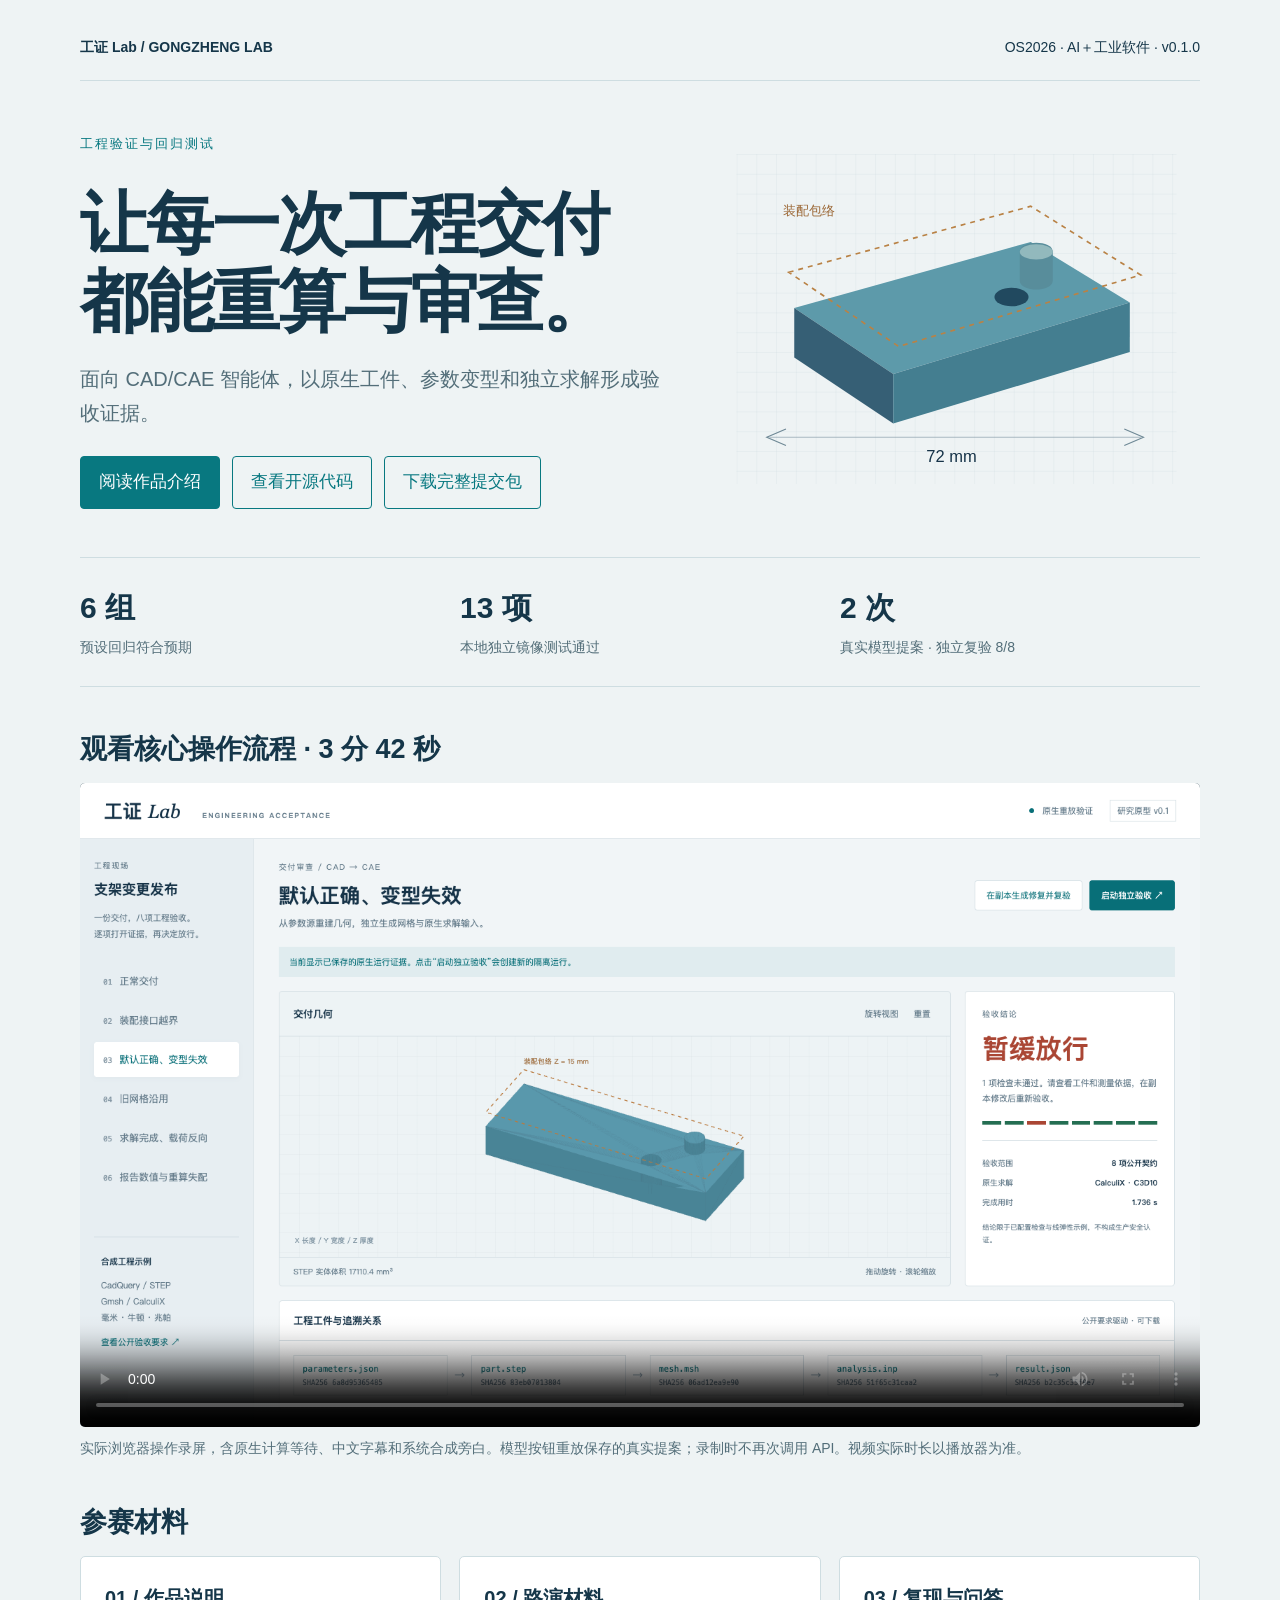
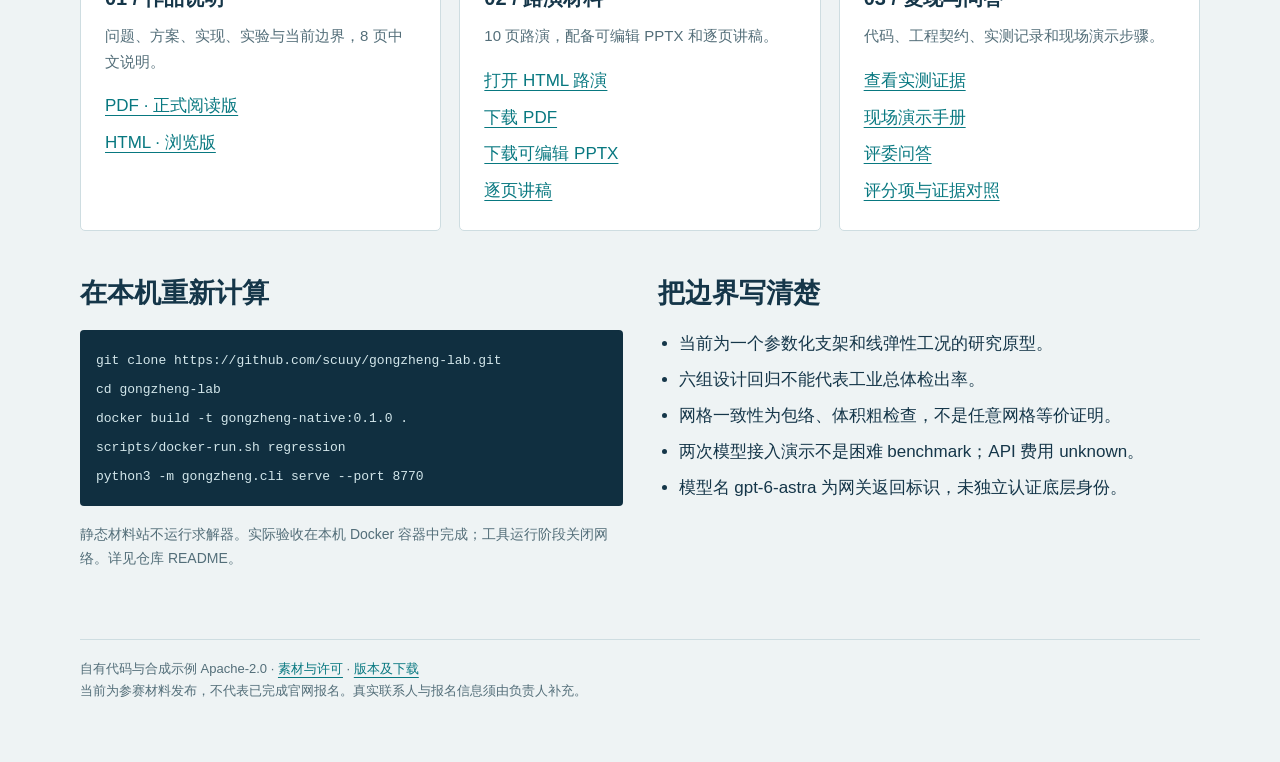
<file: docs/site/index.html>
<!doctype html><html lang="zh-CN"><meta charset="utf-8"><meta name="viewport" content="width=device-width,initial-scale=1"><title>工证 Lab · 参赛材料</title><style>
:root{color-scheme:light;--ink:#153649;--muted:#536e79;--line:#cedde1;--teal:#087880}*{box-sizing:border-box}body{margin:0;color:var(--ink);background:#eef3f4;font:17px/1.7 -apple-system,BlinkMacSystemFont,"PingFang SC","Microsoft Yahei",sans-serif}main{max-width:1180px;margin:auto;padding:36px 30px 60px}header{display:flex;justify-content:space-between;border-bottom:1px solid var(--line);padding-bottom:20px;font-size:14px}a{color:var(--teal);text-decoration-thickness:1px;text-underline-offset:4px}h1{font-size:clamp(40px,6vw,68px);line-height:1.15;letter-spacing:-2px;margin:26px 0 22px}h2{font-size:27px;line-height:1.4;margin:0 0 14px}h3{font-size:20px;margin:0 0 8px}p{margin:0 0 18px}.hero{display:grid;grid-template-columns:1.1fr .9fr;gap:38px;align-items:center;padding:48px 0}.hero img{width:100%;max-height:330px}.eyebrow{font-size:13px;letter-spacing:2px;color:var(--teal)}.intro{color:var(--muted);font-size:20px;max-width:640px}.actions{display:flex;flex-wrap:wrap;gap:12px;margin-top:26px}.button{display:inline-block;padding:11px 18px;background:var(--teal);color:white;text-decoration:none;border:1px solid var(--teal);border-radius:4px}.button.secondary{background:transparent;color:var(--teal)}.metrics{display:grid;grid-template-columns:repeat(3,1fr);border-block:1px solid var(--line);padding:24px 0;gap:20px}.metric strong{font-size:30px;display:block}.metric span{color:var(--muted);font-size:14px}section{margin-top:44px}.cards{display:grid;grid-template-columns:repeat(3,1fr);gap:18px}.card{padding:24px;background:#fff;border:1px solid var(--line);border-radius:5px}.card p{font-size:15px;color:var(--muted)}.card a{display:block;margin-top:8px}video{width:100%;max-height:660px;background:#112d3d;border-radius:5px}.note{font-size:14px;color:var(--muted)}.two>*{min-width:0}.two{display:grid;grid-template-columns:1fr 1fr;gap:35px}ul{padding-left:21px}li{margin:7px 0}footer{border-top:1px solid var(--line);margin-top:50px;padding-top:18px;font-size:13px;color:var(--muted)}code{font-size:13px}pre{padding:16px;background:#102f40;color:#d3e7eb;overflow:auto;border-radius:4px}@media(max-width:720px){main{padding:22px 18px}.hero,.cards,.two{grid-template-columns:1fr}.hero{padding:30px 0}.hero img{max-height:220px}.metrics{gap:8px}.metric strong{font-size:24px}header{font-size:12px}.intro{font-size:18px}}
</style><main><header><b>工证 Lab / GONGZHENG LAB</b><span>OS2026 · AI＋工业软件 · v0.1.0</span></header>
<div class="hero"><div><span class="eyebrow">工程验证与回归测试</span><h1>让每一次工程交付<br>都能重算与审查。</h1><p class="intro">面向 CAD/CAE 智能体，以原生工件、参数变型和独立求解形成验收证据。</p><div class="actions"><a class="button" href="作品介绍.pdf">阅读作品介绍</a><a class="button secondary" href="https://github.com/scuuy/gongzheng-lab">查看开源代码</a><a class="button secondary" href="https://github.com/scuuy/gongzheng-lab/releases/download/v0.1.0/gongzheng-lab-os2026-v0.1.0.zip">下载完整提交包</a></div></div><img src="assets/engineering.svg" alt="参数源到几何、网格与求解的工程链示意"></div>
<div class="metrics"><div class="metric"><strong>6 组</strong><span>预设回归符合预期</span></div><div class="metric"><strong>13 项</strong><span>本地独立镜像测试通过</span></div><div class="metric"><strong>2 次</strong><span>真实模型提案 · 独立复验 8/8</span></div></div>
<section><h2>观看核心操作流程 · 3 分 42 秒</h2><video controls preload="metadata" poster="assets/product-variant.png"><source src="https://github.com/scuuy/gongzheng-lab/releases/download/v0.1.0/gongzheng-lab-demo.mp4" type="video/mp4"><a href="https://github.com/scuuy/gongzheng-lab/releases/download/v0.1.0/gongzheng-lab-demo.mp4">下载视频</a></video><p class="note">实际浏览器操作录屏，含原生计算等待、中文字幕和系统合成旁白。模型按钮重放保存的真实提案；录制时不再次调用 API。视频实际时长以播放器为准。</p></section>
<section><h2>参赛材料</h2><div class="cards"><article class="card"><h3>01 / 作品说明</h3><p>问题、方案、实现、实验与当前边界，8 页中文说明。</p><a href="作品介绍.pdf">PDF · 正式阅读版</a><a href="作品介绍.html">HTML · 浏览版</a></article><article class="card"><h3>02 / 路演材料</h3><p>10 页路演，配备可编辑 PPTX 和逐页讲稿。</p><a href="路演.html">打开 HTML 路演</a><a href="路演.pdf">下载 PDF</a><a href="路演.pptx">下载可编辑 PPTX</a><a href="路演讲稿.md">逐页讲稿</a></article><article class="card"><h3>03 / 复现与问答</h3><p>代码、工程契约、实测记录和现场演示步骤。</p><a href="https://github.com/scuuy/gongzheng-lab/tree/main/docs/evidence">查看实测证据</a><a href="现场演示手册.md">现场演示手册</a><a href="评委问答.md">评委问答</a><a href="评分项映射.md">评分项与证据对照</a></article></div></section>
<section class="two"><div><h2>在本机重新计算</h2><pre><code>git clone https://github.com/scuuy/gongzheng-lab.git
cd gongzheng-lab
docker build -t gongzheng-native:0.1.0 .
scripts/docker-run.sh regression
python3 -m gongzheng.cli serve --port 8770</code></pre><p class="note">静态材料站不运行求解器。实际验收在本机 Docker 容器中完成；工具运行阶段关闭网络。详见仓库 README。</p></div><div><h2>把边界写清楚</h2><ul><li>当前为一个参数化支架和线弹性工况的研究原型。</li><li>六组设计回归不能代表工业总体检出率。</li><li>网格一致性为包络、体积粗检查，不是任意网格等价证明。</li><li>两次模型接入演示不是困难 benchmark；API 费用 unknown。</li><li>模型名 gpt-6-astra 为网关返回标识，未独立认证底层身份。</li></ul></div></section>
<footer>自有代码与合成示例 Apache-2.0 · <a href="素材与许可.md">素材与许可</a> · <a href="https://github.com/scuuy/gongzheng-lab/releases/tag/v0.1.0">版本及下载</a><br>当前为参赛材料发布，不代表已完成官网报名。真实联系人与报名信息须由负责人补充。</footer></main></html>
</file>
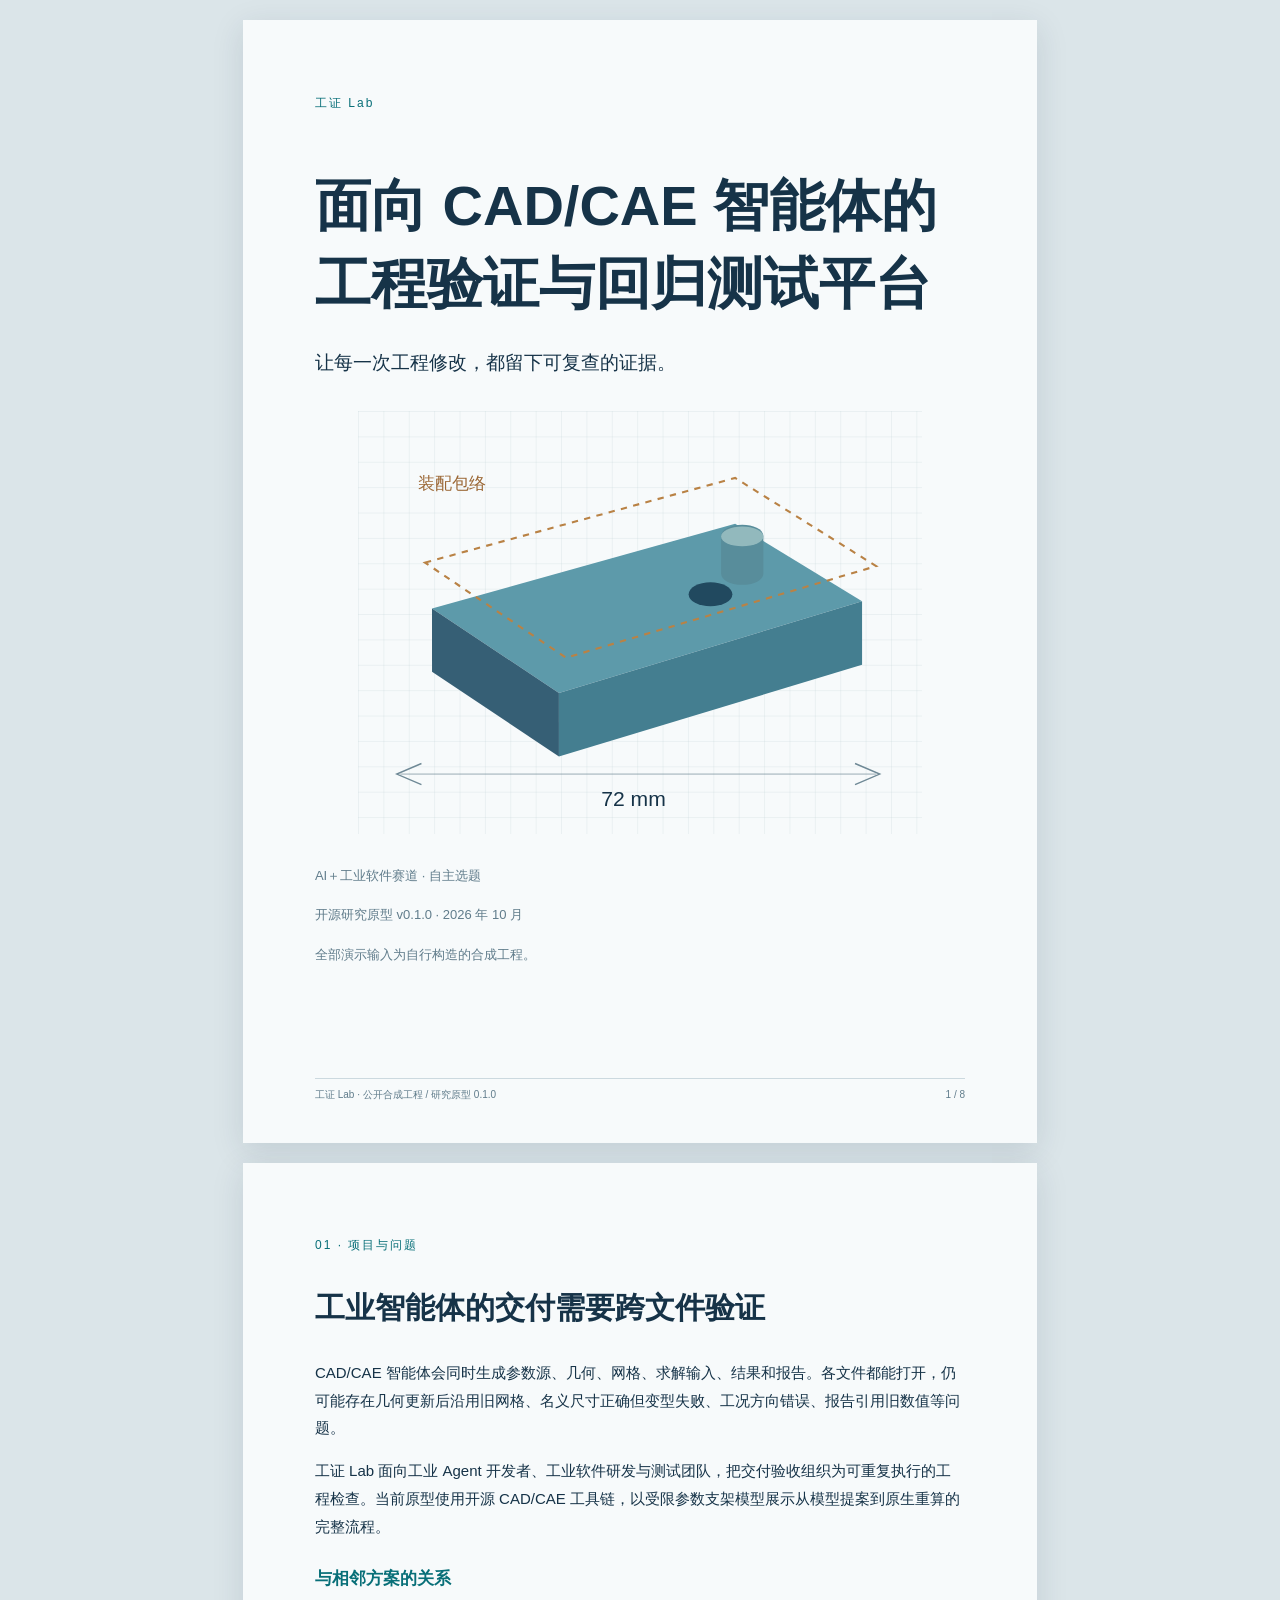
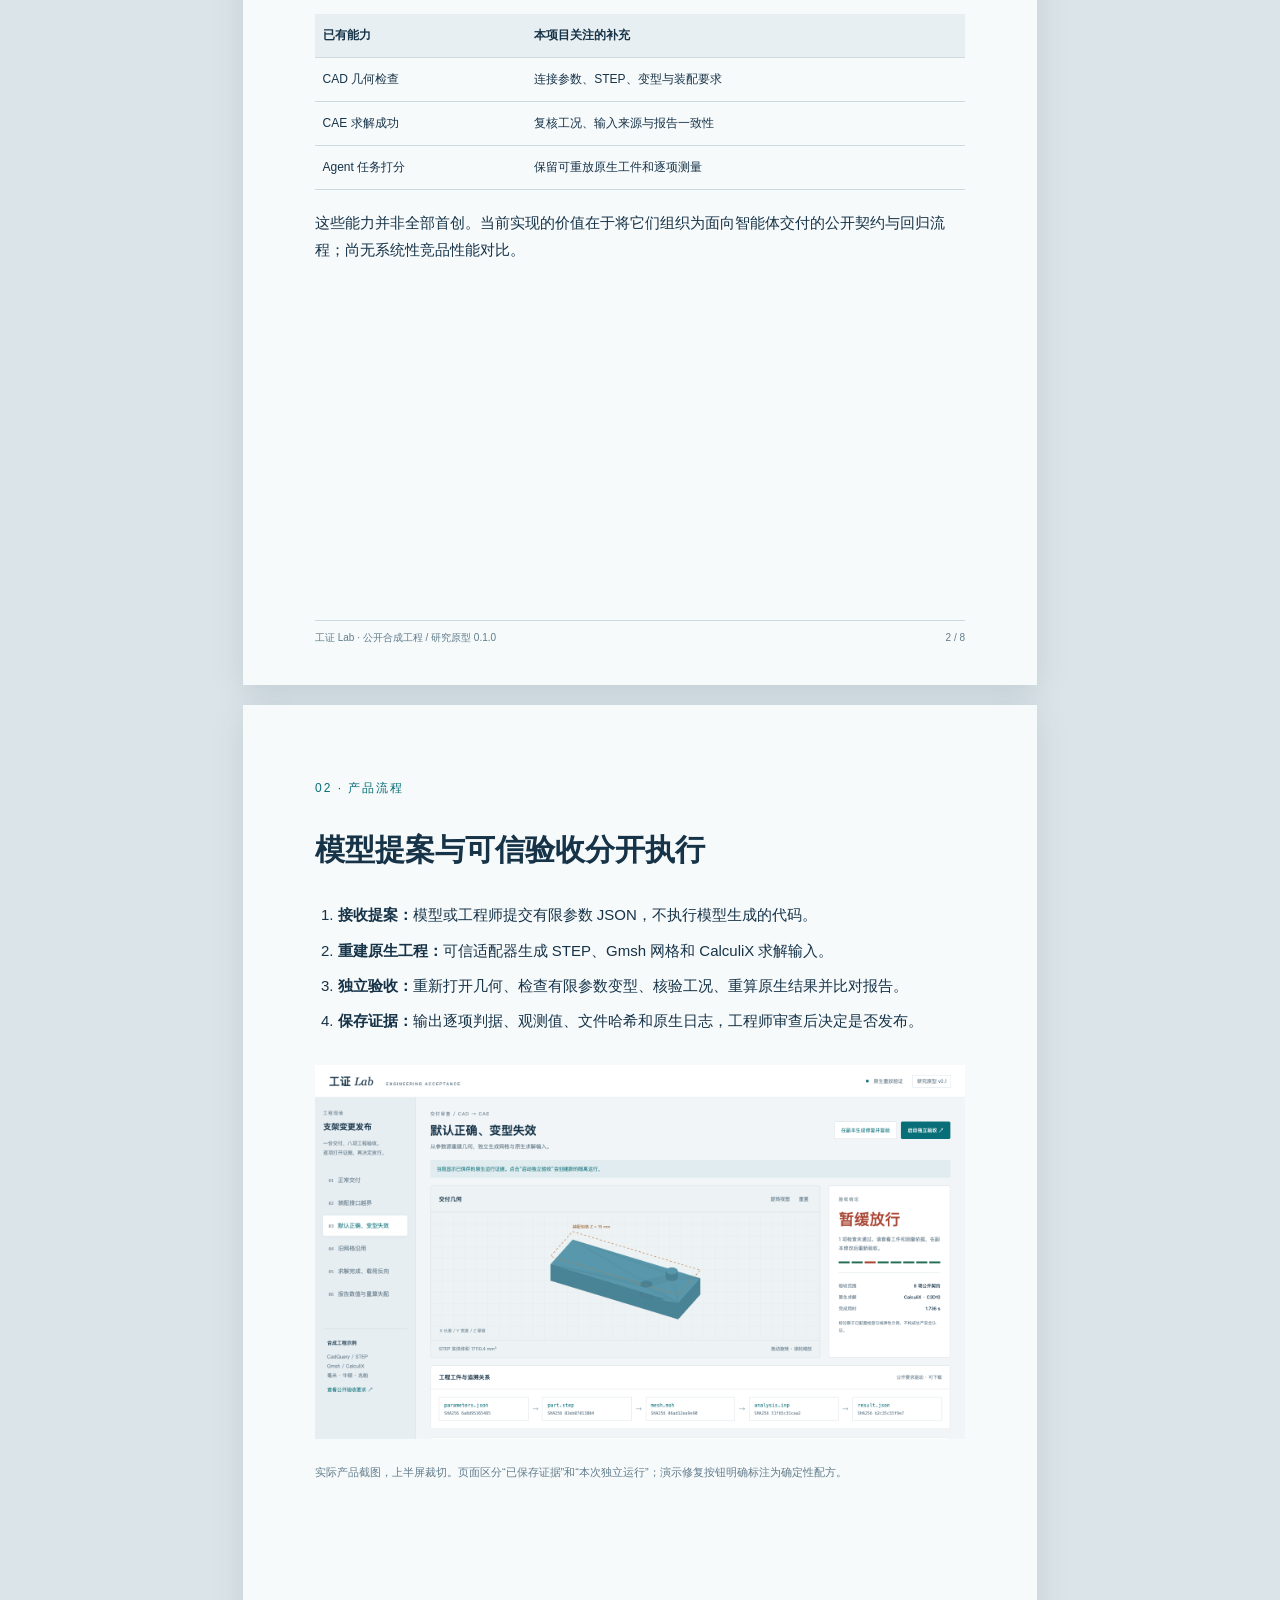
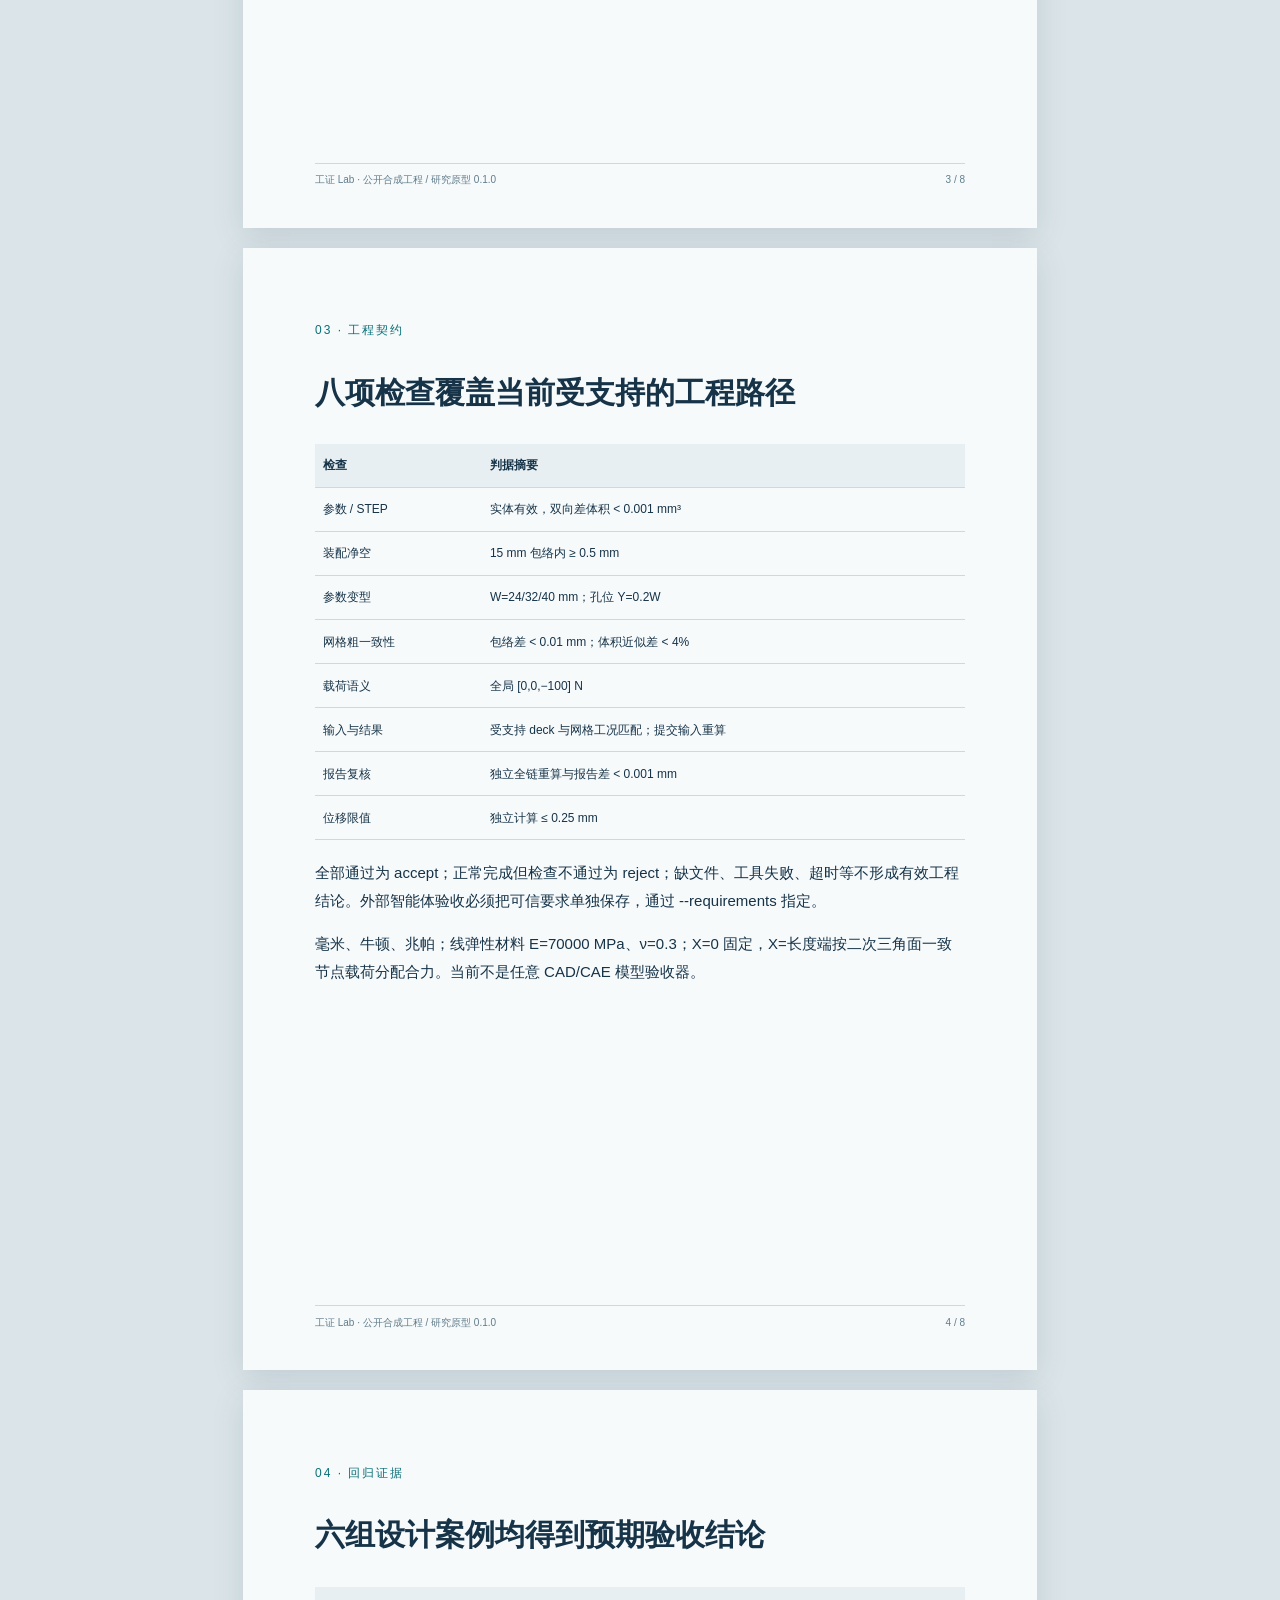
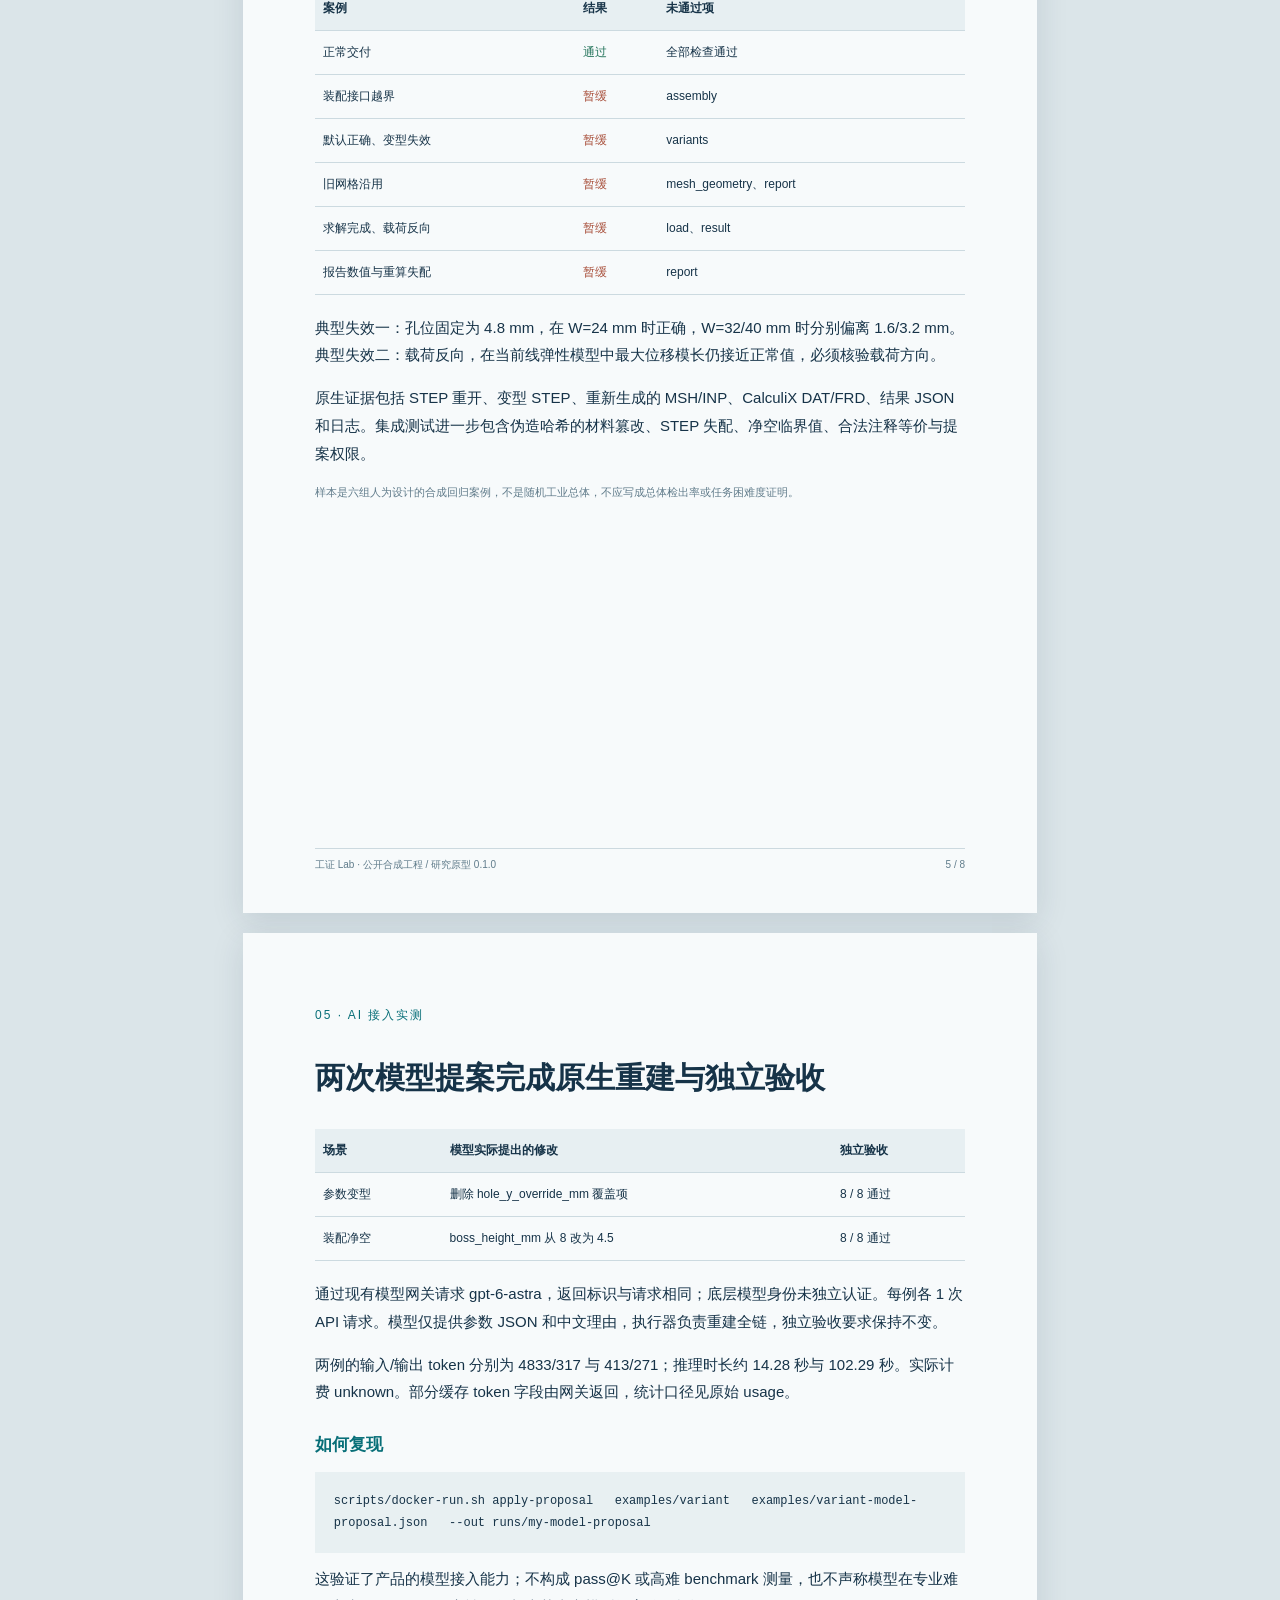
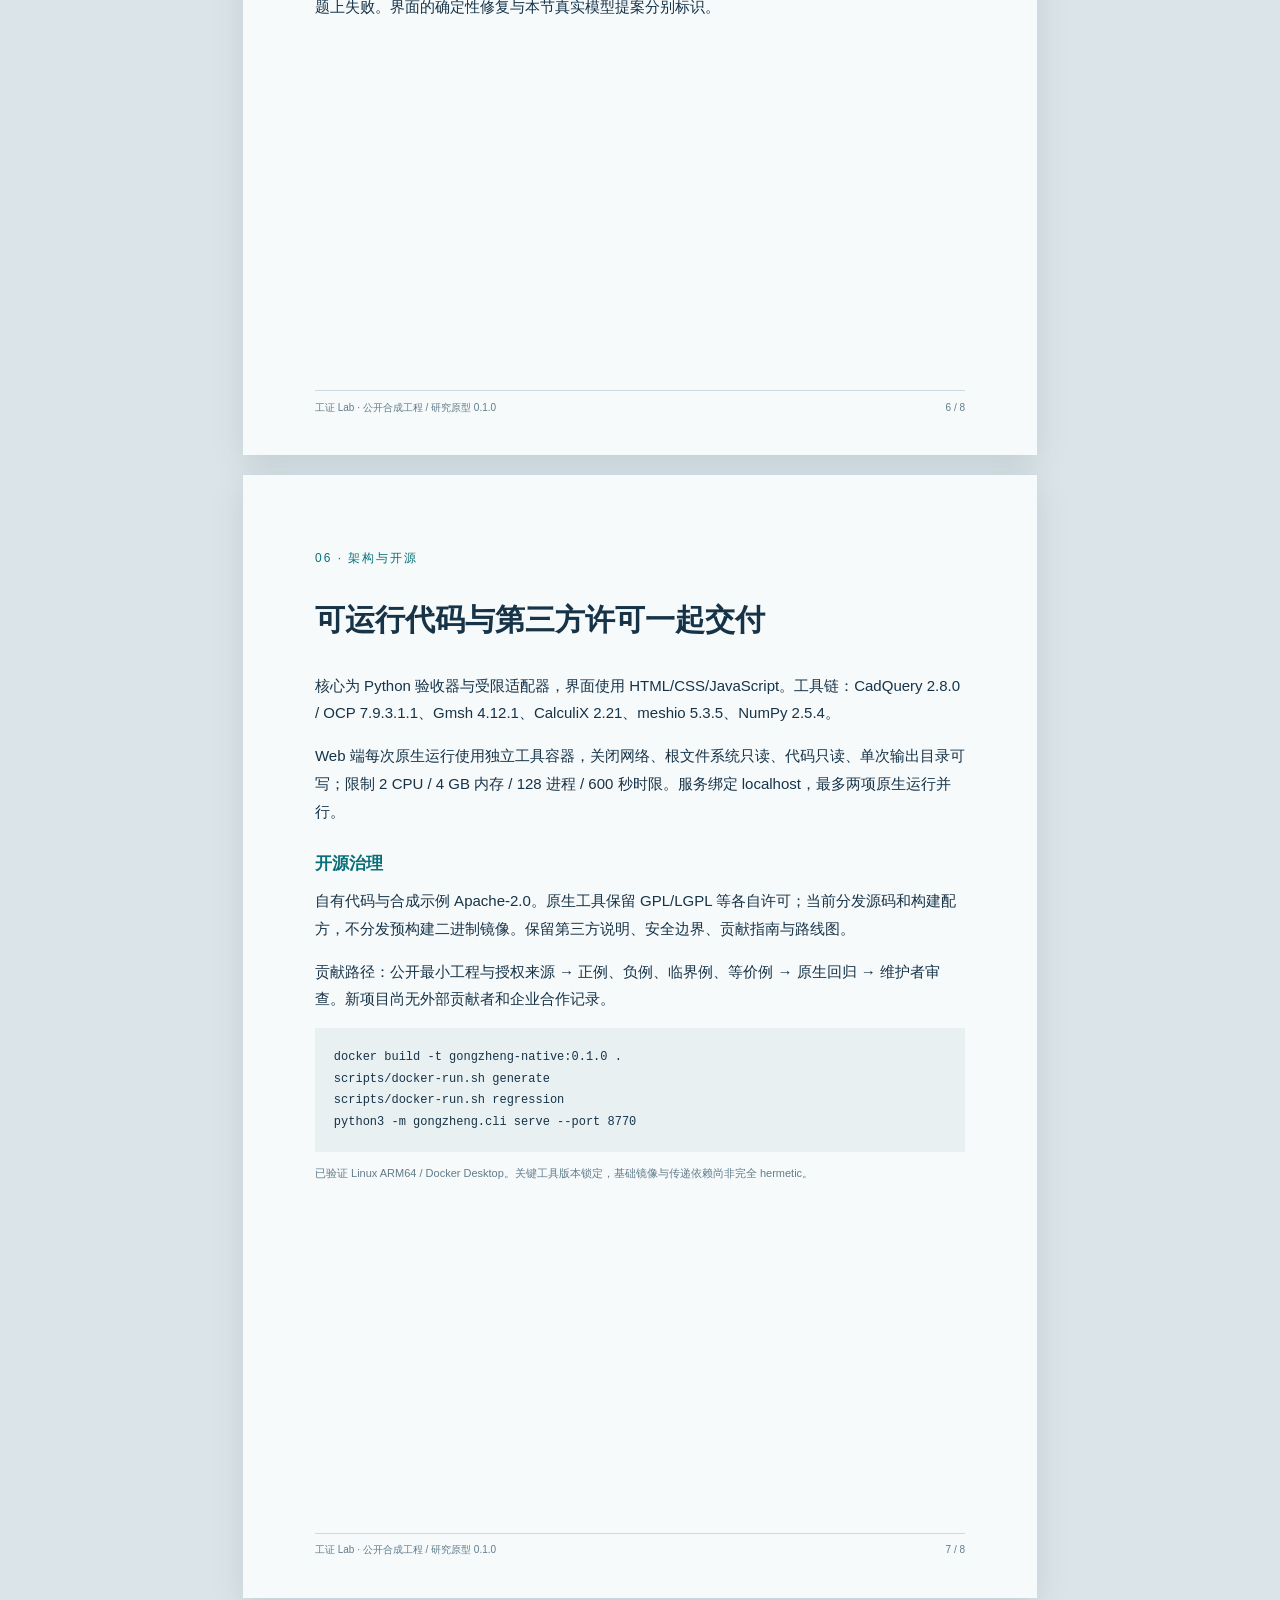
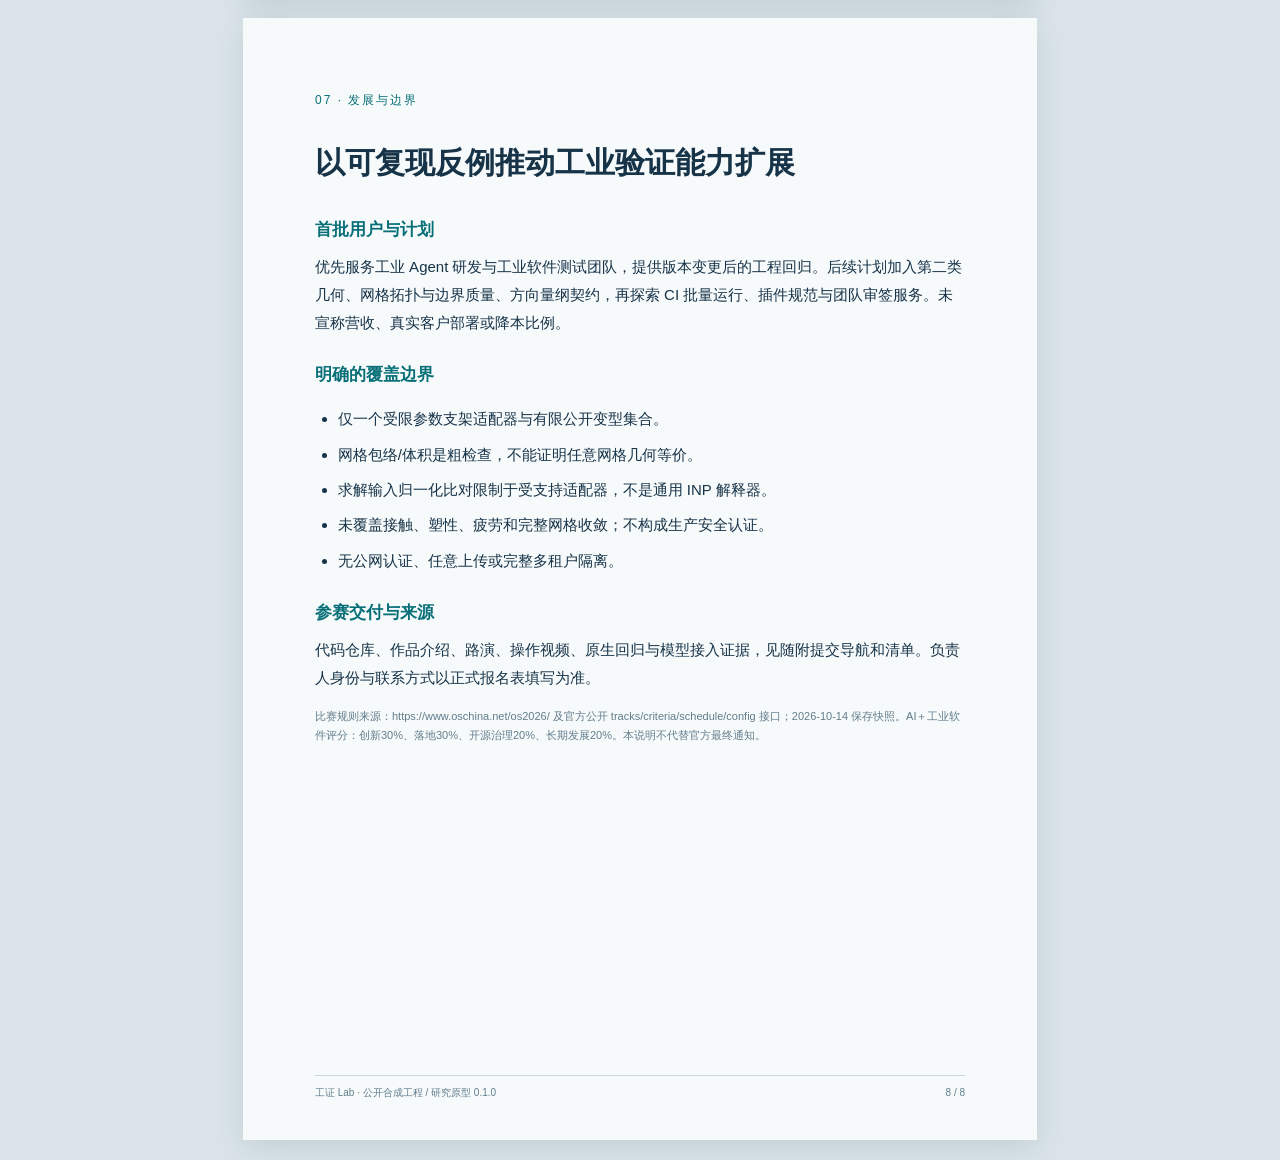
<file: docs/site/作品介绍.html>
<!DOCTYPE html><html lang="zh-CN"><head><meta charset="UTF-8"><title>工证 Lab · 作品介绍</title><style>@page{size:A4;margin:0}*{box-sizing:border-box}body{margin:0;background:#dbe5e9;color:#163348;font:15px/1.85 "PingFang SC","Microsoft YaHei",sans-serif}.page{width:210mm;height:297mm;background:#f7fafb;padding:19mm 19mm 20mm;position:relative;overflow:hidden;break-after:page}.page:last-child{break-after:auto}.label{font-size:12px;letter-spacing:2px;color:#086f78;margin:0 0 8mm}h1{font-size:30px;line-height:1.4;margin:0 0 8mm}h2{font-size:22px;line-height:1.55;margin:0 0 8mm}h3{font-size:17px;color:#086f78;margin:6mm 0 2mm}p{margin:0 0 4mm}table{border-collapse:collapse;width:100%;font-size:12px;line-height:1.7;margin:5mm 0}td,th{padding:3mm 2mm;border-bottom:1px solid #ccdae0;text-align:left}th{background:#e7eff2}li{margin:2mm 0}ul,ol{padding-left:6mm}pre{white-space:pre-wrap;font:12px/1.8 monospace;background:#e8f0f2;padding:5mm}.small{font-size:11px;line-height:1.8;color:#617c8b}.screen{width:100%;margin:4mm 0}.cover-art{display:block;width:100%;height:112mm;object-fit:contain;margin:8mm 0}.lead{font-size:19px;line-height:1.8;margin:6mm 0}.cover h1{font-size:56px;margin:14mm 0 6mm}.cover h2{font-size:26px;white-space:pre-line}.cover-bottom{margin-top:6mm;font-size:13px;color:#607c8b}.footer{position:absolute;bottom:10mm;left:19mm;right:19mm;display:flex;justify-content:space-between;border-top:1px solid #ccd9df;padding-top:2mm;font-size:10px;color:#607c8b}.pass{color:#24745b}.fail{color:#a74d38}@media screen{.page{margin:20px auto;box-shadow:0 8px 30px #16334820}}</style></head><body><article class="page cover"><p class="label">工证 Lab</p><h1>面向 CAD/CAE 智能体的
工程验证与回归测试平台</h1><p class="lead">让每一次工程修改，都留下可复查的证据。</p><img class="cover-art" src="assets/engineering.svg"><div class="cover-bottom"><p>AI＋工业软件赛道 · 自主选题</p><p>开源研究原型 v0.1.0 · 2026 年 10 月</p><p>全部演示输入为自行构造的合成工程。</p></div><div class="footer"><span>工证 Lab · 公开合成工程 / 研究原型 0.1.0</span><span>1 / 8</span></div></article><article class="page "><p class="label">01 · 项目与问题</p><h1>工业智能体的交付需要跨文件验证</h1><p>CAD/CAE 智能体会同时生成参数源、几何、网格、求解输入、结果和报告。各文件都能打开，仍可能存在几何更新后沿用旧网格、名义尺寸正确但变型失败、工况方向错误、报告引用旧数值等问题。</p><p>工证 Lab 面向工业 Agent 开发者、工业软件研发与测试团队，把交付验收组织为可重复执行的工程检查。当前原型使用开源 CAD/CAE 工具链，以受限参数支架模型展示从模型提案到原生重算的完整流程。</p><h3>与相邻方案的关系</h3><table><tr><th>已有能力</th><th>本项目关注的补充</th></tr><tr><td>CAD 几何检查</td><td>连接参数、STEP、变型与装配要求</td></tr><tr><td>CAE 求解成功</td><td>复核工况、输入来源与报告一致性</td></tr><tr><td>Agent 任务打分</td><td>保留可重放原生工件和逐项测量</td></tr></table><p>这些能力并非全部首创。当前实现的价值在于将它们组织为面向智能体交付的公开契约与回归流程；尚无系统性竞品性能对比。</p><div class="footer"><span>工证 Lab · 公开合成工程 / 研究原型 0.1.0</span><span>2 / 8</span></div></article><article class="page "><p class="label">02 · 产品流程</p><h1>模型提案与可信验收分开执行</h1><ol><li><strong>接收提案：</strong>模型或工程师提交有限参数 JSON，不执行模型生成的代码。</li><li><strong>重建原生工程：</strong>可信适配器生成 STEP、Gmsh 网格和 CalculiX 求解输入。</li><li><strong>独立验收：</strong>重新打开几何、检查有限参数变型、核验工况、重算原生结果并比对报告。</li><li><strong>保存证据：</strong>输出逐项判据、观测值、文件哈希和原生日志，工程师审查后决定是否发布。</li></ol><img class="screen" src="assets/product-variant.png"><p class="small">实际产品截图，上半屏裁切。页面区分“已保存证据”和“本次独立运行”；演示修复按钮明确标注为确定性配方。</p><div class="footer"><span>工证 Lab · 公开合成工程 / 研究原型 0.1.0</span><span>3 / 8</span></div></article><article class="page "><p class="label">03 · 工程契约</p><h1>八项检查覆盖当前受支持的工程路径</h1><table><tr><th>检查</th><th>判据摘要</th></tr><tr><td>参数 / STEP</td><td>实体有效，双向差体积 &lt; 0.001 mm³</td></tr><tr><td>装配净空</td><td>15 mm 包络内 ≥ 0.5 mm</td></tr><tr><td>参数变型</td><td>W=24/32/40 mm；孔位 Y=0.2W</td></tr><tr><td>网格粗一致性</td><td>包络差 &lt; 0.01 mm；体积近似差 &lt; 4%</td></tr><tr><td>载荷语义</td><td>全局 [0,0,−100] N</td></tr><tr><td>输入与结果</td><td>受支持 deck 与网格工况匹配；提交输入重算</td></tr><tr><td>报告复核</td><td>独立全链重算与报告差 &lt; 0.001 mm</td></tr><tr><td>位移限值</td><td>独立计算 ≤ 0.25 mm</td></tr></table><p>全部通过为 accept；正常完成但检查不通过为 reject；缺文件、工具失败、超时等不形成有效工程结论。外部智能体验收必须把可信要求单独保存，通过 --requirements 指定。</p><p>毫米、牛顿、兆帕；线弹性材料 E=70000 MPa、ν=0.3；X=0 固定，X=长度端按二次三角面一致节点载荷分配合力。当前不是任意 CAD/CAE 模型验收器。</p><div class="footer"><span>工证 Lab · 公开合成工程 / 研究原型 0.1.0</span><span>4 / 8</span></div></article><article class="page "><p class="label">04 · 回归证据</p><h1>六组设计案例均得到预期验收结论</h1><table><tr><th>案例</th><th>结果</th><th>未通过项</th></tr><tr><td>正常交付</td><td class="pass">通过</td><td>全部检查通过</td></tr><tr><td>装配接口越界</td><td class="fail">暂缓</td><td>assembly</td></tr><tr><td>默认正确、变型失效</td><td class="fail">暂缓</td><td>variants</td></tr><tr><td>旧网格沿用</td><td class="fail">暂缓</td><td>mesh_geometry、report</td></tr><tr><td>求解完成、载荷反向</td><td class="fail">暂缓</td><td>load、result</td></tr><tr><td>报告数值与重算失配</td><td class="fail">暂缓</td><td>report</td></tr></table><p>典型失效一：孔位固定为 4.8 mm，在 W=24 mm 时正确，W=32/40 mm 时分别偏离 1.6/3.2 mm。典型失效二：载荷反向，在当前线弹性模型中最大位移模长仍接近正常值，必须核验载荷方向。</p><p>原生证据包括 STEP 重开、变型 STEP、重新生成的 MSH/INP、CalculiX DAT/FRD、结果 JSON 和日志。集成测试进一步包含伪造哈希的材料篡改、STEP 失配、净空临界值、合法注释等价与提案权限。</p><p class="small">样本是六组人为设计的合成回归案例，不是随机工业总体，不应写成总体检出率或任务困难度证明。</p><div class="footer"><span>工证 Lab · 公开合成工程 / 研究原型 0.1.0</span><span>5 / 8</span></div></article><article class="page "><p class="label">05 · AI 接入实测</p><h1>两次模型提案完成原生重建与独立验收</h1><table><tr><th>场景</th><th>模型实际提出的修改</th><th>独立验收</th></tr><tr><td>参数变型</td><td>删除 hole_y_override_mm 覆盖项</td><td>8 / 8 通过</td></tr><tr><td>装配净空</td><td>boss_height_mm 从 8 改为 4.5</td><td>8 / 8 通过</td></tr></table><p>通过现有模型网关请求 gpt-6-astra，返回标识与请求相同；底层模型身份未独立认证。每例各 1 次 API 请求。模型仅提供参数 JSON 和中文理由，执行器负责重建全链，独立验收要求保持不变。</p><p>两例的输入/输出 token 分别为 4833/317 与 413/271；推理时长约 14.28 秒与 102.29 秒。实际计费 unknown。部分缓存 token 字段由网关返回，统计口径见原始 usage。</p><h3>如何复现</h3><pre>scripts/docker-run.sh apply-proposal   examples/variant   examples/variant-model-proposal.json   --out runs/my-model-proposal</pre><p>这验证了产品的模型接入能力；不构成 pass@K 或高难 benchmark 测量，也不声称模型在专业难题上失败。界面的确定性修复与本节真实模型提案分别标识。</p><div class="footer"><span>工证 Lab · 公开合成工程 / 研究原型 0.1.0</span><span>6 / 8</span></div></article><article class="page "><p class="label">06 · 架构与开源</p><h1>可运行代码与第三方许可一起交付</h1><p>核心为 Python 验收器与受限适配器，界面使用 HTML/CSS/JavaScript。工具链：CadQuery 2.8.0 / OCP 7.9.3.1.1、Gmsh 4.12.1、CalculiX 2.21、meshio 5.3.5、NumPy 2.5.4。</p><p>Web 端每次原生运行使用独立工具容器，关闭网络、根文件系统只读、代码只读、单次输出目录可写；限制 2 CPU / 4 GB 内存 / 128 进程 / 600 秒时限。服务绑定 localhost，最多两项原生运行并行。</p><h3>开源治理</h3><p>自有代码与合成示例 Apache-2.0。原生工具保留 GPL/LGPL 等各自许可；当前分发源码和构建配方，不分发预构建二进制镜像。保留第三方说明、安全边界、贡献指南与路线图。</p><p>贡献路径：公开最小工程与授权来源 → 正例、负例、临界例、等价例 → 原生回归 → 维护者审查。新项目尚无外部贡献者和企业合作记录。</p><pre>docker build -t gongzheng-native:0.1.0 .
scripts/docker-run.sh generate
scripts/docker-run.sh regression
python3 -m gongzheng.cli serve --port 8770</pre><p class="small">已验证 Linux ARM64 / Docker Desktop。关键工具版本锁定，基础镜像与传递依赖尚非完全 hermetic。</p><div class="footer"><span>工证 Lab · 公开合成工程 / 研究原型 0.1.0</span><span>7 / 8</span></div></article><article class="page "><p class="label">07 · 发展与边界</p><h1>以可复现反例推动工业验证能力扩展</h1><h3>首批用户与计划</h3><p>优先服务工业 Agent 研发与工业软件测试团队，提供版本变更后的工程回归。后续计划加入第二类几何、网格拓扑与边界质量、方向量纲契约，再探索 CI 批量运行、插件规范与团队审签服务。未宣称营收、真实客户部署或降本比例。</p><h3>明确的覆盖边界</h3><ul><li>仅一个受限参数支架适配器与有限公开变型集合。</li><li>网格包络/体积是粗检查，不能证明任意网格几何等价。</li><li>求解输入归一化比对限制于受支持适配器，不是通用 INP 解释器。</li><li>未覆盖接触、塑性、疲劳和完整网格收敛；不构成生产安全认证。</li><li>无公网认证、任意上传或完整多租户隔离。</li></ul><h3>参赛交付与来源</h3><p>代码仓库、作品介绍、路演、操作视频、原生回归与模型接入证据，见随附提交导航和清单。负责人身份与联系方式以正式报名表填写为准。</p><p class="small">比赛规则来源：https://www.oschina.net/os2026/ 及官方公开 tracks/criteria/schedule/config 接口；2026-10-14 保存快照。AI＋工业软件评分：创新30%、落地30%、开源治理20%、长期发展20%。本说明不代替官方最终通知。</p><div class="footer"><span>工证 Lab · 公开合成工程 / 研究原型 0.1.0</span><span>8 / 8</span></div></article></body></html>
</file>
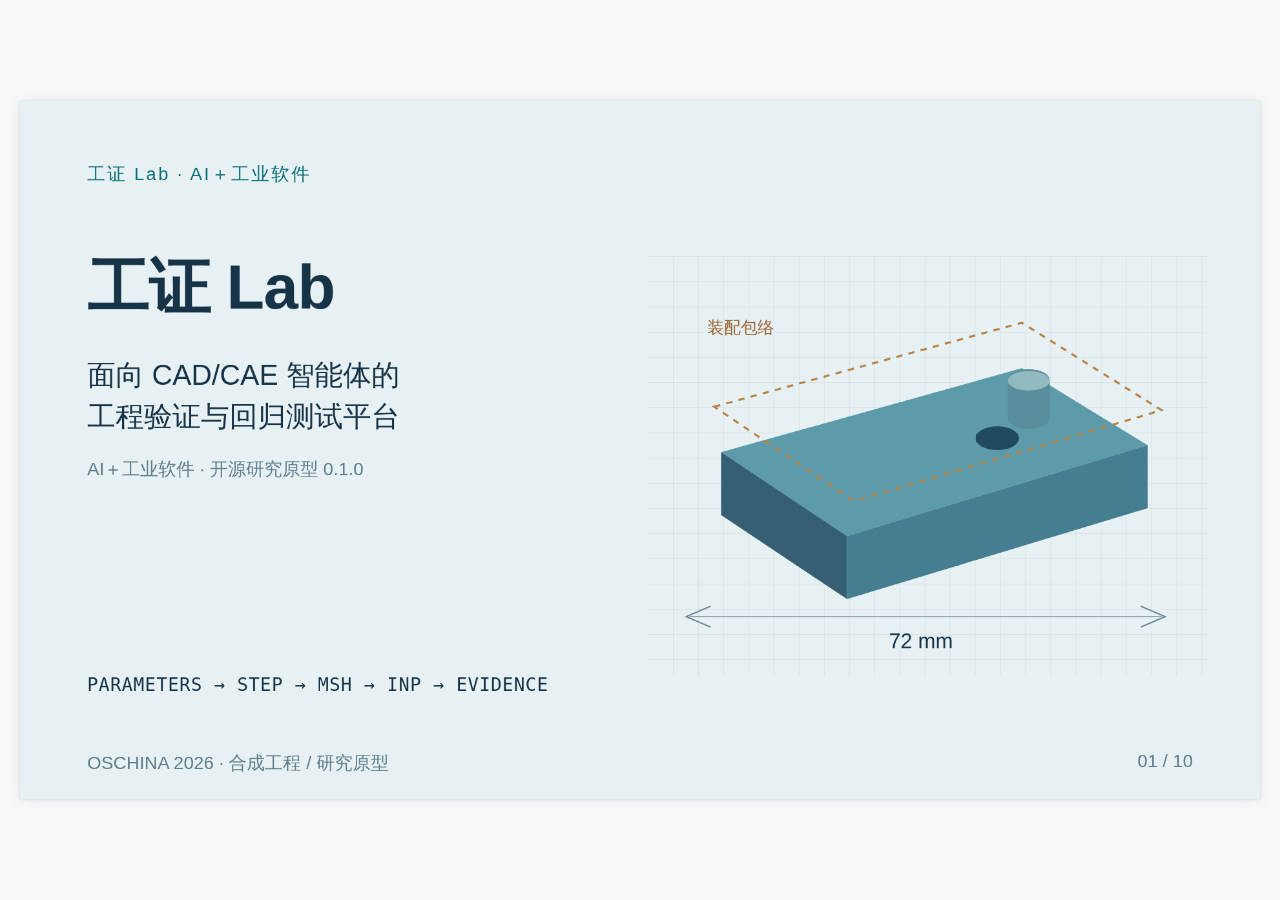
<file: docs/site/路演.html>
<!DOCTYPE html><html lang="zh-CN"><head><meta charset="utf-8"><meta name="viewport" content="width=device-width,initial-scale=1"><title>工证 Lab · 路演</title><style>
:root{--type-title:64px;--type-subtitle:44px;--type-body:34px;--type-small:28px;--pad-top:88px;--pad-bottom:76px;--pad-x:104px;--gap-title:42px;--gap-item:28px;--ink:#163348;--teal:#086f78;--muted:#607c8b;--paper:#f1f6f7;--line:#cbd9df;--rust:#a74d38}
*{box-sizing:border-box}body{margin:0;font-family:"PingFang SC","Microsoft YaHei",sans-serif;color:var(--ink);background:#122b39}deck-stage{display:block}section{background:var(--paper);padding:var(--pad-top) var(--pad-x) var(--pad-bottom);overflow:hidden}h1,h2,h3,p{margin:0}h1{font-size:var(--type-title);line-height:1.28;max-width:1600px;letter-spacing:-1px}h2{font-size:var(--type-subtitle);line-height:1.45;margin-top:var(--gap-title);font-weight:500}h3{font-size:var(--type-body);line-height:1.5}p{font-size:var(--type-body);line-height:1.75}.eyebrow{font-size:var(--type-small);color:var(--teal);margin-bottom:var(--gap-item);letter-spacing:3px}.sub{font-size:var(--type-small);line-height:1.65;color:var(--muted);margin-top:var(--gap-item);max-width:1580px}.foot{position:absolute;bottom:36px;left:104px;right:104px;display:flex;justify-content:space-between;font-size:var(--type-small);color:var(--muted)}.s1{background:#e7f0f2}.s1 h1{font-size:96px;width:760px;margin-top:90px}.s1 h2{width:810px;white-space:pre-line}.s1 .sub{width:720px}.hero-figure{position:absolute;right:65px;top:240px;width:900px;height:650px;object-fit:contain}.artifact-strip{position:absolute;bottom:160px;font-size:var(--type-small);font-family:monospace;letter-spacing:1px}.product{display:block;width:1100px;height:540px;object-fit:contain;margin:14px auto 0;box-shadow:0 8px 40px #1a3b4815}.force-pair{display:flex;gap:100px;margin-top:84px}.force-pair div{width:670px;border-top:2px solid var(--line);padding-top:26px}.force-pair span{font-size:var(--type-body)}.force-pair b{display:block;font-size:110px;color:var(--teal);margin:25px 0}.force-pair div+div b{color:var(--rust)}.statement{font-size:var(--type-subtitle);margin-top:60px;font-weight:600;line-height:1.5}.flow,.roadmap{display:flex;margin-top:100px;gap:50px}.flow>div{flex:1;padding-top:30px;border-top:3px solid var(--teal)}.flow b{font-size:var(--type-subtitle);color:var(--teal)}.flow h3{margin-top:35px}.flow p{font-size:var(--type-small);margin-top:22px}.flow+.statement{margin-top:100px}table{width:100%;border-collapse:collapse;margin-top:36px;font-size:var(--type-small)}th,td{text-align:left;padding:16px 20px;border-bottom:1px solid var(--line);line-height:1.45}th{background:#e1ebee;color:var(--muted);font-weight:500}.pass{color:#24745b}.fail{color:var(--rust)}.model-pair{display:flex;gap:80px;margin-top:64px}.model-pair>div{flex:1}.model-pair code{display:block;font-size:var(--type-body);line-height:1.7;padding:28px 0;color:var(--teal)}.model-pair b{display:block;font-size:var(--type-title);color:#24745b;margin-top:28px}.caption{font-size:var(--type-small);color:var(--muted);margin-top:48px}.tool-chain{display:flex;align-items:center;gap:36px;margin-top:85px}.tool-chain div{flex:1}.tool-chain b{display:block;font-size:var(--type-subtitle);color:var(--teal)}.tool-chain span{font-size:var(--type-body);display:block;margin-top:30px}.tool-chain i{font-size:var(--type-title);font-style:normal;color:var(--muted)}.architecture-bottom{border-top:1px solid var(--line);margin-top:80px;padding-top:35px}.open-columns{display:grid;grid-template-columns:1fr 1fr;gap:90px;margin-top:74px}.open-columns pre{font-size:var(--type-body);line-height:2.2;margin:0}.open-columns h3{margin-bottom:20px}.open-columns p{font-size:var(--type-small);margin-bottom:40px}.roadmap>div{flex:1;border-top:3px solid var(--teal);padding-top:30px}.roadmap b{font-size:var(--type-small);color:var(--teal)}.roadmap h3{margin:35px 0 20px}.scope-grid{display:grid;grid-template-columns:1fr 1fr;gap:100px;margin-top:70px}.scope-grid h3{font-size:var(--type-subtitle);margin-bottom:35px}.scope-grid p{line-height:2}.s10{background:#e7f0f2}
</style></head><body><deck-stage width="1920" height="1080" no-rail><section class="s1" data-label="工证 Lab"><p class="eyebrow">工证 Lab · AI＋工业软件</p><h1>工证 Lab</h1><h2>面向 CAD/CAE 智能体的
工程验证与回归测试平台</h2><p class="sub">AI＋工业软件 · 开源研究原型 0.1.0</p><img class="hero-figure" src="assets/engineering.svg" alt="工程概念示意图"><div class="artifact-strip">PARAMETERS → STEP → MSH → INP → EVIDENCE</div><div class="foot"><span>OSCHINA 2026 · 合成工程 / 研究原型</span><span>01 / 10</span></div></section><section class="s2" data-label="工业 Agent 交付中的跨文件失配"><p class="eyebrow">工证 Lab · AI＋工业软件</p><h1>工业 Agent 交付中的跨文件失配</h1><h2>一份可打开的工程，仍可能包含失配</h2><p class="sub">几何更新、网格未更新；默认尺寸正确、参数变型失效；载荷反向、位移模长仍然接近。</p><div class="force-pair"><div><span>公开工况</span><b>−100 N</b><p>全局 Z 向下</p></div><div><span>缺陷输入</span><b>+100 N</b><p>全局 Z 向上</p></div></div><p class="statement">线弹性下位移模长可能相同，载荷语义仍需单独验证。</p><div class="foot"><span>OSCHINA 2026 · 合成工程 / 研究原型</span><span>02 / 10</span></div></section><section class="s3" data-label="从模型提案到工程师放行的验证流程"><p class="eyebrow">工证 Lab · AI＋工业软件</p><h1>从模型提案到工程师放行的验证流程</h1><h2>独立验收要求贯穿每次重建</h2><p class="sub">模型负责提出修改；可信工具负责执行；验收器重新测量；工程师根据覆盖范围决定发布。</p><div class="flow"><div><b>01</b><h3>提出修改</h3><p>有限参数 JSON</p></div><div><b>02</b><h3>执行工程</h3><p>可信原生适配器</p></div><div><b>03</b><h3>独立验收</h3><p>重开 · 变型 · 重算</p></div><div><b>04</b><h3>审查发布</h3><p>工程师确认范围</p></div></div><p class="statement">可信要求独立保存，模型提案不能降低验收门槛。</p><div class="foot"><span>OSCHINA 2026 · 合成工程 / 研究原型</span><span>03 / 10</span></div></section><section class="s4" data-label="参数变型失效的原生验收"><p class="eyebrow">工证 Lab · AI＋工业软件</p><h1>参数变型失效的原生验收</h1><h2>默认尺寸通过，变型检查发现固定孔位</h2><p class="sub">宽度 24 / 32 / 40 mm；所需孔位 Y = 4.8 / 6.4 / 8.0 mm；缺陷工程始终为 4.8 mm。</p><img class="product" src="assets/product-variant.png" alt="实际产品截图，裁切上半屏"><div class="foot"><span>OSCHINA 2026 · 合成工程 / 研究原型</span><span>04 / 10</span></div></section><section class="s5" data-label="六组可重放案例的回归结果"><p class="eyebrow">工证 Lab · AI＋工业软件</p><h1>六组可重放案例的回归结果</h1><h2>一个正常对照，五种工程失配</h2><p class="sub">六组设计案例均符合预期；结果只说明本组回归成立，不推导总体检出率。</p><table><thead><tr><th>设计案例</th><th>验收</th><th>未通过的检查</th></tr></thead><tbody><tr><td>正常交付</td><td class="pass">通过</td><td>全部检查通过</td></tr><tr><td>装配接口越界</td><td class="fail">暂缓</td><td>assembly</td></tr><tr><td>默认正确、变型失效</td><td class="fail">暂缓</td><td>variants</td></tr><tr><td>旧网格沿用</td><td class="fail">暂缓</td><td>mesh_geometry、report</td></tr><tr><td>求解完成、载荷反向</td><td class="fail">暂缓</td><td>load、result</td></tr><tr><td>报告数值与重算失配</td><td class="fail">暂缓</td><td>report</td></tr></tbody></table><div class="foot"><span>OSCHINA 2026 · 合成工程 / 研究原型</span><span>05 / 10</span></div></section><section class="s6" data-label="两次真实模型提案的接入结果"><p class="eyebrow">工证 Lab · AI＋工业软件</p><h1>两次真实模型提案的接入结果</h1><h2>模型提案已完成原生重建与独立验收</h2><p class="sub">参数变型：删除固定孔位覆盖；装配净空：凸台 8 → 4.5 mm。两个候选均 8/8 通过。</p><div class="model-pair"><div><h3>孔位参数关系</h3><code>hole_y_override_mm<br>4.8 → 删除</code><p>恢复 Y = 0.2 × W</p><b>8 / 8 通过</b></div><div><h3>装配凸台高度</h3><code>boss_height_mm<br>8 → 4.5 mm</code><p>净空达到公开下限 0.5 mm</p><b>8 / 8 通过</b></div></div><p class="caption">gpt-6-astra · 两例各 1 次 API 请求 · 网关标识未独立认证 · cost: unknown</p><div class="foot"><span>OSCHINA 2026 · 合成工程 / 研究原型</span><span>06 / 10</span></div></section><section class="s7" data-label="开源 CAD/CAE 工具链与隔离执行"><p class="eyebrow">工证 Lab · AI＋工业软件</p><h1>开源 CAD/CAE 工具链与隔离执行</h1><h2>原生工件保留到验收结论</h2><p class="sub">CadQuery / Open CASCADE → STEP → Gmsh → MSH → CalculiX INP → DAT / FRD；公开契约、哈希与逐项测量可追溯。</p><div class="tool-chain"><div><b>CadQuery</b><span>参数 → STEP</span></div><i>→</i><div><b>Gmsh</b><span>二阶四面体</span></div><i>→</i><div><b>CalculiX</b><span>线弹性重算</span></div></div><div class="architecture-bottom"><p>只读代码 / 单次输出目录 / 网络关闭</p><p>STEP 重开 / 网格工况比对 / 报告复核</p><p>每次运行保留 JSON 判据、原生工件和 SHA256</p></div><div class="foot"><span>OSCHINA 2026 · 合成工程 / 研究原型</span><span>07 / 10</span></div></section><section class="s8" data-label="开源治理与可复现交付"><p class="eyebrow">工证 Lab · AI＋工业软件</p><h1>开源治理与可复现交付</h1><h2>源码、契约、回归案例共同交付</h2><p class="sub">自有代码 Apache-2.0；第三方工具保留原许可；优先接收可重放反例与适配器贡献。</p><div class="open-columns"><pre>gongzheng/    验收与适配器<br>web/          中文审查界面<br>examples/     六组原生工程<br>tests/        正反例与临界测试<br>docs/         契约与能力边界</pre><div><h3>贡献以可复现为入口</h3><p>反例 → 最小工程 → 公开契约<br>→ 原生重放 → 回归合并</p><h3>保留第三方许可</h3><p>构建配方随源码交付。<br>当前不分发第三方二进制镜像。</p></div></div><div class="foot"><span>OSCHINA 2026 · 合成工程 / 研究原型</span><span>08 / 10</span></div></section><section class="s9" data-label="首批用户与后续扩展计划"><p class="eyebrow">工证 Lab · AI＋工业软件</p><h1>首批用户与后续扩展计划</h1><h2>先服务工业 Agent 研发与测试团队</h2><p class="sub">用开源工具链验证接口，再扩展原生软件适配器、CI 批量回归和团队审签。尚无真实客户部署或营收证明。</p><div class="roadmap"><div><b>当前 0.1</b><h3>单适配器闭环</h3><p>原生验证<br>六组回归<br>模型提案接口</p></div><div><b>计划 0.2</b><h3>扩展检查覆盖</h3><p>第二类几何<br>网格拓扑检查<br>方向与量纲契约</p></div><div><b>后续</b><h3>团队回归工具</h3><p>CI 批量运行<br>多工具适配<br>授权工程试点</p></div></div><div class="foot"><span>OSCHINA 2026 · 合成工程 / 研究原型</span><span>09 / 10</span></div></section><section class="s10" data-label="当前覆盖范围与参赛交付"><p class="eyebrow">工证 Lab · AI＋工业软件</p><h1>当前覆盖范围与参赛交付</h1><h2>可运行、可重算、可审查</h2><p class="sub">已交付本地产品、六组工程、模型提案接入、中文说明与真实操作视频。生产安全认证、通用 CAD 理解与完整多租户部署不在当前覆盖范围。</p><div class="scope-grid"><div><h3>已实现</h3><p>受限参数模型与原生重算<br>逐项验收与缺陷回归<br>模型提案 JSON 接入</p></div><div><h3>尚未覆盖</h3><p>任意 CAD 工程与所有物理工况<br>安全认证与全量网格等价<br>公网多租户和企业部署</p></div></div><p class="statement">让工程修改留下可复查的证据。</p><div class="foot"><span>OSCHINA 2026 · 合成工程 / 研究原型</span><span>10 / 10</span></div></section></deck-stage><script type="application/json" id="speaker-notes">["大家好，介绍工证 Lab。我们做的是 CAD 和 CAE 智能体交付的工程验证与回归测试。当前原型把参数源、原生几何、网格、求解输入和报告放到同一份可重放的验收记录中。", "工业智能体会生成多种文件，风险也会跨文件传播。一个典型例子是把载荷从负一百牛变成正一百牛，线弹性模型的最大位移模长仍可能一致。因此，求解成功和一个看起来合理的数字不足以判断工况正确。", "工作流分成四个责任环节。模型只提交有限的参数提案；执行器重建原生工程；验收器根据独立要求重新打开和求解；最后由工程师结合检查覆盖决定是否放行。验收要求不交给候选修改。", "这个案例在二十四毫米宽度上看起来正常。缺陷是孔位被写成四点八毫米常数，宽度变成三十二和四十毫米后，要求分别是六点四和八毫米，原生圆柱面的测量暴露了失效。", "我们构造一个正常对照和五种有明确工程意义的缺陷。六组结果与设计预期一致，逐个保留原生重算文件。这里不报告总体检出率，也不声称这些是高难模型评测。", "为了确认 AI 接口真实可用，我们通过现有网关调用 gpt-6-astra，分别生成两份参数提案，再由工具链重建和独立验收。两例均为八项通过。模型名称是网关返回标识，底层身份未独立认证，费用未知。", "工具链基于 CadQuery、Gmsh 和 CalculiX。Web 端单次任务在关闭网络的容器内执行，保留 STEP、网格、求解输入、原生结果和日志。网格一致性当前是包络和体积粗检查，能力边界在文档中明确列出。", "开源交付包括代码、输入契约、回归测试、贡献指南和第三方许可说明。我们计划优先吸收可复现的工程反例，而不是只收集成功截图。当前是新项目，没有虚构社区规模或企业合作。", "最先服务的是开发工业 Agent 的研发和测试团队。先把一种受限几何模型和公开工况的接口做扎实，再增加适配器和批量回归，后续探索团队部署服务。这些属于路线图，尚未验证商业收益。", "当前原型可以运行、重算和审查，材料中也明确列出尚未覆盖的边界。希望让工业智能体每一次工程修改都能留下可检查、可重放的证据。谢谢。"]</script><script src="assets/deck-stage.js"></script></body></html>
</file>
